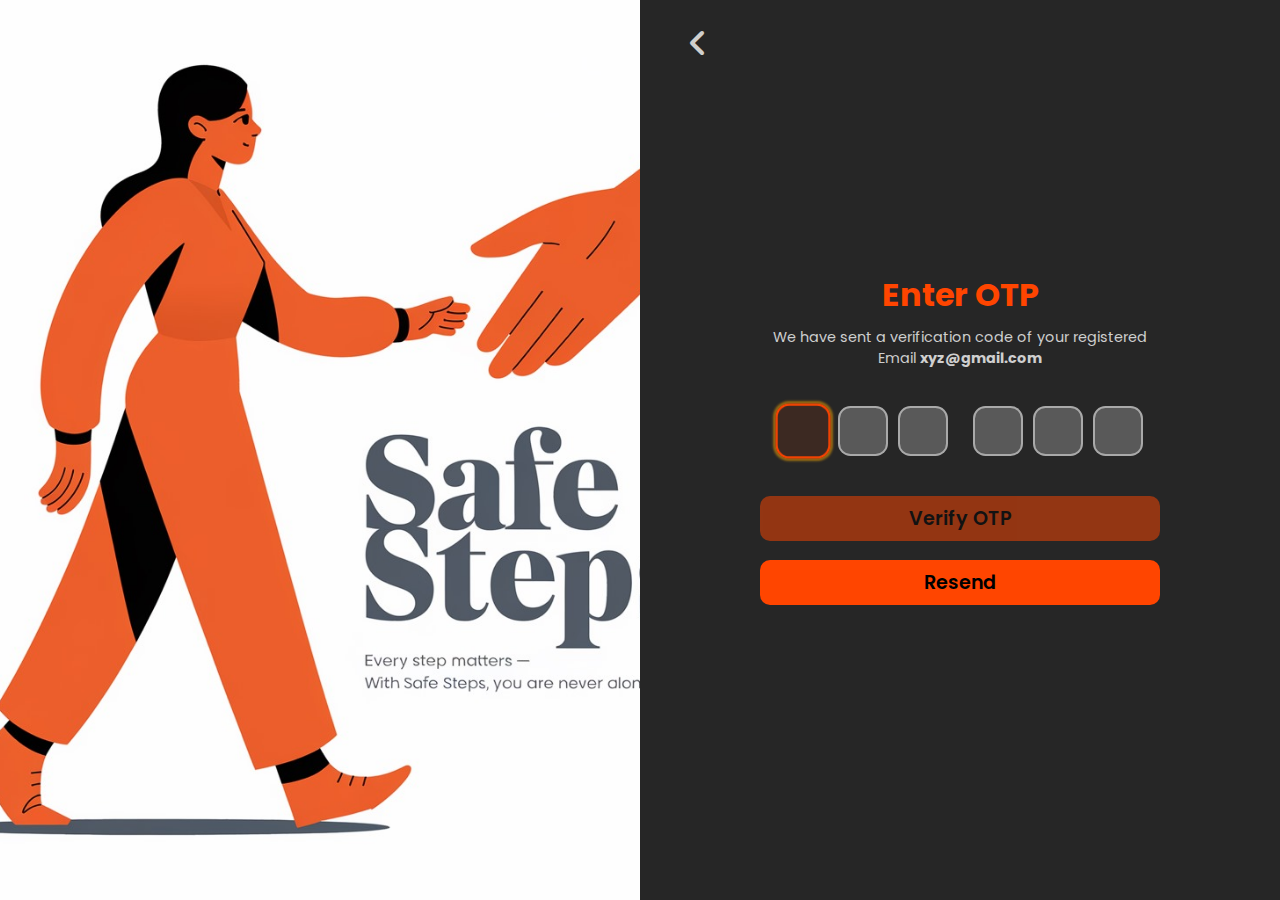
<file: otp.html>
<!DOCTYPE html>
<html lang="en">

<head>
    <meta charset="UTF-8">
    <meta name="viewport" content="width=device-width, initial-scale=1.0">
    <title>Safe Steps - Member Panel</title>
    <link rel="stylesheet" href="CSS/otp.css">
    <link href="https://fonts.googleapis.com/css2?family=Poppins:ital,wght@0,100;0,200;0,300;0,400;0,500;0,600;0,700;0,800;0,900;1,100;1,200;1,300;1,400;1,500;1,600;1,700;1,800;1,900&display=swap"
        rel="stylesheet">
    <link href="https://fonts.googleapis.com/css2?family=Montserrat:ital,wght@0,100..900;1,100..900&display=swap"
        rel="stylesheet">
    <link rel="stylesheet" href="https://cdnjs.cloudflare.com/ajax/libs/font-awesome/6.0.0-beta3/css/all.min.css">
    <script src="js/otp.js" defer></script>

</head>

<body>
    <div class="container">
        <!-- Left Banner Content -->
        <div class="banner">
            <div class="slide">
                        <img src="./assets/image/Safe_step(logo).jpg" alt="safe-steps-logo!">
            </div>
        </div>

        <!-- Right Sign-In Panel -->
        <div class="otp-panel">
            <div class="back-arrow">
                <a href="forget.html"><i class="fa-solid fa-angle-left"></i></a>
            </div>
            <div class="otp-container">
                <div class="otp-header">
                    <div class="logo">
                        <img src="./assets/image/Safe_step(logo).jpg" alt="safe-steps_logo!">
                    </div>
                    <h2>Enter OTP</h2>
                    <p>We have sent a verification code of your registered Email <b>xyz@gmail.com</b></p>
                    <!-- <p>Access your Safe Steps account to manage your safety tools</p> -->
                </div>

                <form class="otp-form">
                    <div class="form-group">
                        <!-- <label for="text">Email Address/Mobile Number</label>
                        <input type="text" id="text" placeholder="Enter your email/Mobile Number" required> -->
                        <div class="input-box">
                            <input type="number" maxlength="1">
                            <input type="number" maxlength="1" disabled>
                            <input type="number" maxlength="1" disabled id="space">
                            <input type="number" maxlength="1" disabled>
                            <input type="number" maxlength="1" disabled>
                            <input type="number" maxlength="1" disabled>
                            <!-- <i class="fa-solid fa-envelope"></i> -->
                        </div>

                        <button type="submit">Verify OTP</button>
                        <a href="#"><button type="submit" id="resend">Resend</button></a>
                    </div>
                </form>
            </div>
        </div>
    </div>
</body>

</html>
</file>
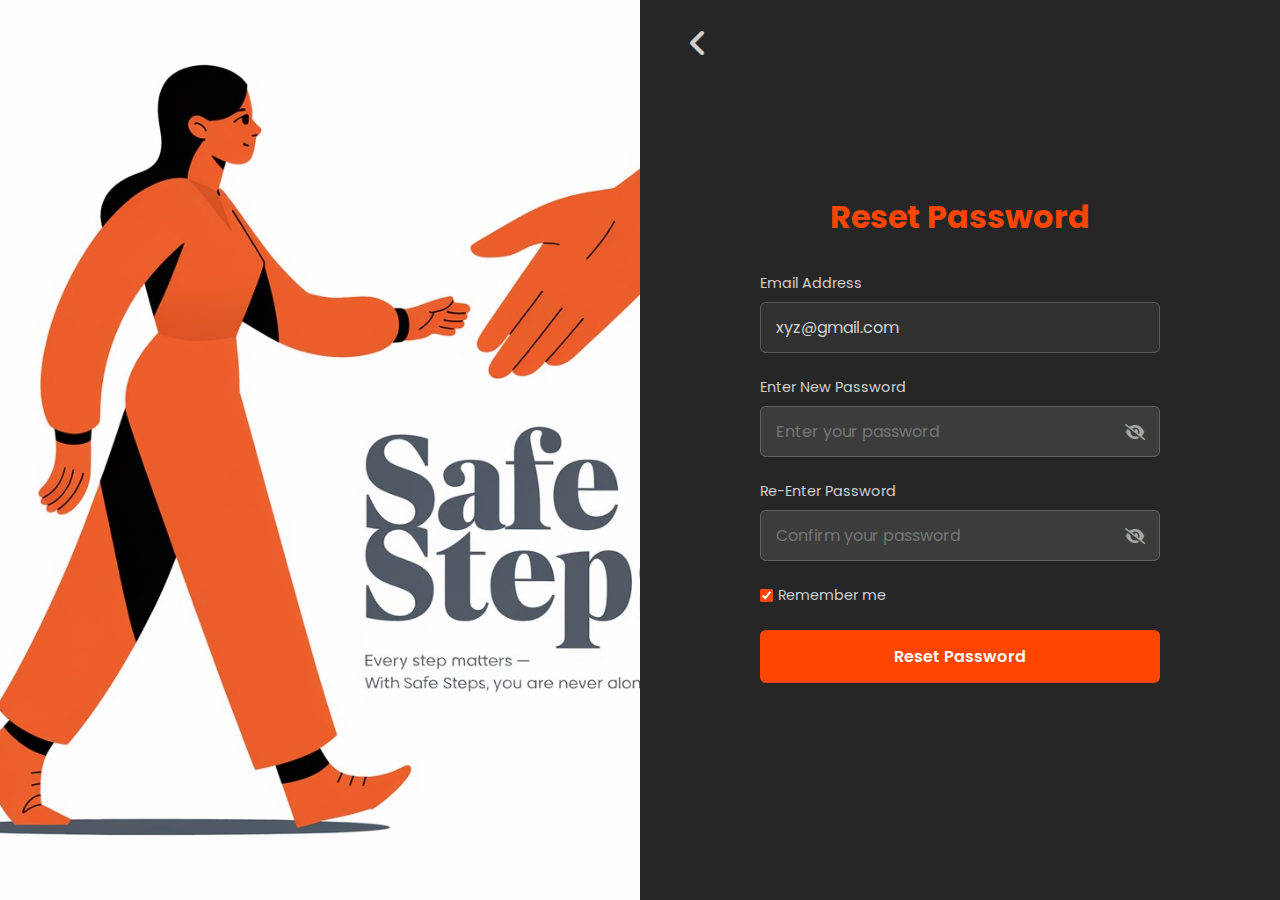
<file: resetPassword.html>
<!DOCTYPE html>
<html lang="en">

<head>
    <meta charset="UTF-8">
    <meta name="viewport" content="width=device-width, initial-scale=1.0">
    <title>Safe Steps - Member Panel</title>
    <link rel="stylesheet" href="CSS/resetPassword.css">
    <link href="https://fonts.googleapis.com/css2?family=Poppins:ital,wght@0,100;0,200;0,300;0,400;0,500;0,600;0,700;0,800;0,900;1,100;1,200;1,300;1,400;1,500;1,600;1,700;1,800;1,900&display=swap"
        rel="stylesheet">
    <link href="https://fonts.googleapis.com/css2?family=Montserrat:ital,wght@0,100..900;1,100..900&display=swap"
        rel="stylesheet">
    <link rel="stylesheet" href="https://cdnjs.cloudflare.com/ajax/libs/font-awesome/6.0.0-beta3/css/all.min.css">
    <script src="js/resetPassword.js" defer></script>

</head>

<body>
    <div class="container">

        <!-- Left Banner Content -->
        <div class="banner">
            <div class="slide">
                <!-- <div class="left-info"> -->
                    <!-- <div class="blur-left"> -->
                        <img src="./assets/image/Safe_step(logo).jpg" alt="safe-steps-logo!">
                    <!-- </div> -->
                <!-- </div> -->
            </div>
        </div>

        <!-- Right Sign-In Panel -->
        <div class="reset-panel">
            <div class="back-arrow">
                <a href="index.html"><i class="fa-solid fa-angle-left"></i></a>
            </div>
            <div class="reset-container">
                <div class="reset-header">
                    <div class="logo">
                        <img src="./assets/image/Safe_step(logo).jpg" alt="safe-steps_logo!">
                    </div>
                    <h2>Reset Password</h2>
                </div>

                <form class="reset-form">
                    <div class="form-group">
                        <label for="email">Email Address</label>
                        <!-- set the current emailID -->
                        <input type="email" id="email" value="xyz@gmail.com" readonly>
                    </div>

                    <div class="form-group">
                        <label for="password">Enter New Password</label>

                        <div class="form-group-input">
                            <input type="password" id="password" placeholder="Enter your password"
                                onkeyup="checkPasswordStrength()" required>
                            <!-- <input type="password" id="password" placeholder="Enter your password" required> -->
                            <i class="fa-solid fa-eye-slash toggle-password" onclick="togglePassword(this)"></i>
                        </div>
                        
                        
                        <div class="indicator">
                            <span class="weak"></span>
                            <span class="medium"></span>
                            <span class="strong"></span>
                        </div>
                        <div class="text">Password Strength</div>
                    </div>

                    <div class="form-group">
                        <label for="confirmPassword">Re-Enter Password</label>

                        <div class="form-group-input">
                            <input type="password" id="confirmPassword" placeholder="Confirm your password" onkeyup="matchPassword()"
                                 required>

                            <i class="fa-solid fa-eye-slash toggle-password" onclick="togglePassword(this)"></i>

                        </div>
                        <div class="text2">Check Password!</div>



                    </div>

                    <!-- <div class="remember-forgot"> -->
                    <div class="remember-me">
                        <input type="checkbox" id="remember" checked>
                        <label for="remember">Remember me</label>
                    </div>

                    <!-- </div> -->

                    <!-- <a href="reset.html"> -->
                        <button type="submit" class="reset-btn">Reset Password</button>
                    <!-- </a> -->

                </form>
            </div>
        </div>
    </div>








    <script>
     







 
    </script>
</body>

</html>
</file>
<file: CSS/otp.css>
* {
    margin: 0;
    padding: 0;
    box-sizing: border-box;
    font-family: 'Poppins', sans-serif;
}

:root {
    --primary-color: orangered;
    --secondary-color: #080808;
    --text-color: #ffffffc8;
    --background-color: #181818;
    --background-color2: #18181800;
    --card-color: #262626;
}

.light-theme {
    --primary-color: orangered;
    --secondary-color: white;
    --text-color: black;
    --background-color: #dadada;
    --background-color2: #ffffff;
    --card-color: #9a9a9a;
}

body {
    background-color: var(--background-color);
    color: var(--text-color);
    height: 100vh;
    overflow: hidden;
}

.container {
    display: flex;
    height: 100vh;
}

/* Left Content (Existing Banner) */
.banner {
    position: relative;
    width: 50%;
    height: 100%;
    background-color: rgb(31, 31, 31);
}

.slide img {
    position: absolute;
    width: 100%;
    height: 100%;
    object-fit: cover;
    pointer-events: none;
}

.slide .left-info {
    position: absolute;
    top: 0;
    left: 0;
    width: 100%;
    height: 100%;
}

.left-info .blur-left {
    position: absolute;
    width: 100%;
    height: 100%;
    background: rgba(0, 0, 0, 0.146);
    backdrop-filter: blur(10px);
    display: flex;
    justify-content: flex-end;
    align-items: center;
}

.blur-left h1 {
    font-size: 250px;
    font-family: 'Montserrat', sans-serif;
    text-shadow: 0 0 10px rgba(255, 255, 255, .5);
}

.left-info .content {
    position: absolute;
    left: 10%;
    bottom: 8%;
    color: var(--text-color);
}

.content h3 {
    font-size: 20px;
}

.content p {
    font-size: 16px;
    margin: 10px 0 15px;
}

.content .btn {
    display: inline-block;
    padding: 13px 28px;
    background: var(--text-color);
    border: 2px solid var(--primary-color);
    border-radius: 6px;
    box-shadow: 0 0 10px rgb(0, 0, 0);
    font-size: 16px;
    color: var(--secondary-color);
    text-decoration: none;
    font-weight: 600;
    transition: all 0.5s ease;
}

.content .btn:hover {
    background: orangered;
    color: #fff;
    border: 2px solid var(--primary-color);
    transform: translateY(-10px);
}

.content .btn:active {
    transform: translateY(5px);
}

/* Right Panel (Sign-In) */
.otp-panel {
    width: 50%;
    background-color: var(--card-color);
    display: flex;
    flex-direction: column;
    justify-content: center;
    align-items: center;
    padding: 2rem;
    position: relative;
}

.otp-container {
    width: 100%;
    max-width: 400px;
}

.otp-header {
    text-align: center;
    margin-bottom: 2rem;
}

.otp-header h2 {
    font-size: 2rem;
    color: var(--primary-color);
    margin-bottom: 0.5rem;
}

.otp-header p {
    color: var(--text-color);
    font-size: 0.9rem;
}

.otp-form .form-group {
    margin-bottom: 1.5rem;
}

.otp-form label {
    display: block;
    margin-bottom: 0.5rem;
    color: var(--text-color);
    font-size: 0.9rem;
}

.otp-form input {
    width: 100%;
    padding: 12px 15px;
    background-color: rgba(255, 255, 255, 0.1);
    border: 1px solid rgba(255, 255, 255, 0.2);
    border-radius: 6px;
    color: var(--text-color);
    font-size: 1rem;
    transition: all 0.3s ease;
}


.input-box{
    align-items: center;
    justify-content: center;
    margin-top: 1em;
    margin-bottom: 1em;
    display: flex;
    grid-area: 5px;

}

.input-box input{
    width: 50px;
    font-size: 20px;
    padding: 8px;
    text-align: center;
    border-radius: 25%;
    margin: 5px;
    border: 2px solid rgba(255, 255, 255, 0.486);
    background: rgba(245, 245, 245, 0.251);
    color: #fff;
    font-weight: bold;
    outline: none;
    transition: all 0.1s;
}



.input-box input:focus{
    border: 2px solid rgb(230, 157, 0);
    box-shadow: 0 0 2px 2px rgba(255, 175, 3, 0.521);
    transform: scale(1.1);
}

.input-box input::-webkit-inner-spin-button,
.input-box input::-webkit-outer-spin-button{
    display: none;
}

#space{
    margin-right: 1em !important;
}



form button {
    margin-top: 1em;
    width: 100%;
    height: 45px;
    border: none;
    outline: none;
    border-radius: 10px;
    background: var(--primary-color);
    /* box-shadow: 0 0 10px rgba(255, 255, 255, 0.1); */
    font-size: 1.2em;
    font-family: 'Poppins';
    color: #000000;
    font-weight: 600;
    cursor: default;
    opacity: 0.5; /* Make button look disabled */
    transition: all 0.3s ease;
}

form button:hover{
    background: #826400dd;
    /* transition: all 0.5s; */
}

#resend{
    background-color: var(--primary-color);
    opacity: 1;
    cursor: pointer;
}

form button.active{
    /* background: #db6402dd; */
    /* pointer-events: auto; */
    pointer-events: auto; /* Enable button when active */
    opacity: 1; /* Make button fully visible */
    background: #dba802dd; /* Active button color */
    cursor: pointer;

    /* transition: all 0.5s; */
}

.otp-form input:focus {
    outline: none;
    border-color: var(--primary-color);
    background-color: rgba(255, 69, 0, 0.1);
}

.remember-forgot {
    display: flex;
    justify-content: space-between;
    align-items: center;
    margin-bottom: 1.5rem;
    font-size: 0.9rem;
}

.remember-me {
    display: flex;
    align-items: center;
}

.remember-me input {
    width: auto;
    margin-right: 8px;
}

.forgot-password a {
    color: var(--primary-color);
    text-decoration: none;
}

.otp-btn {
    width: 100%;
    padding: 14px;
    background-color: var(--primary-color);
    color: white;
    border: none;
    border-radius: 6px;
    font-size: 1rem;
    font-weight: 600;
    cursor: pointer;
    transition: all 0.3s ease;
    margin-bottom: 1.5rem;
}

.otp-btn:hover {
    background-color: #e63e00;
    transform: translateY(-2px);
    box-shadow: 0 5px 15px rgba(255, 69, 0, 0.3);
}

.otp-btn:active {
    transform: translateY(0);
}

.back-arrow a{
    color: var(--text-color);
}


/* Add this to your existing CSS */
.back-arrow {
    position: absolute;
    top: 20px;
    left: 50px;
    /* color: var(--text-color); */
    font-size: 2rem;
    cursor: pointer;
    transition: all 0.3s ease;
    z-index: 10;
}

.back-arrow:hover {
    color: var(--primary-color);
    transform: translateX(-3px);
}

.logo {
    display: none; /* Hidden by default */
    text-align: center;
    margin-bottom: 2rem;
    width: 100%;
}

.logo img {
    width: 100px;
    height: 100px;
    border-radius: 15px 0 15px 0;
    object-fit: cover;
    border: 3px solid var(--primary-color);
    box-shadow: 0 0 25px rgba(255, 68, 0, 0.587);
}
/* Add this to your existing CSS */




/* Fix container and panel names */
.otp-panel, .forget-panel {
    width: 50%;
    background-color: var(--card-color);
    display: flex;
    flex-direction: column;
    justify-content: center;
    align-items: center;
    padding: 2rem;
    position: relative;
}

.otp-container, .forget-container {
    width: 100%;
    max-width: 400px;
}

/* Update the responsive section */
@media (max-width: 992px) {
    .container {
        flex-direction: column;
    }
    
    .banner, .otp-panel, .forget-panel {
        width: 100%;
        height: 100vh;
    }
    
    .banner {
        display: none;
    }

    .logo {
        display: block;
    }

    .back-arrow {
        left: 20px;
    }

    .otp-panel, .forget-panel {
        padding: 2rem;
        justify-content: center;
    }
}

@media (max-width: 576px) {
    .otp-panel, .forget-panel {
        padding: 1.5rem;
        justify-content: flex-start;
        padding-top: 5rem;
    }
    
    .logo img {
        width: 80px;
        height: 80px;
        margin-bottom: 1.5rem;
        margin-top: 5em;
    }
    
    .otp-container, .forget-container {
        max-width: 100%;
    }
    
    .otp-header h2, .forget-header h2 {
        font-size: 1.8rem;
    }
    
    .otp-header p, .forget-header p {
        font-size: 0.9rem;
    }
    
    .input-box input {
        width: 40px;
        font-size: 18px;
        padding: 6px;
    }

    form button {
        height: 40px;
        font-size: 1em;
    }

    .back-arrow {
        top: 15px;
        left: 15px;
        font-size: 1.5rem;
    }
}
</file>
<file: CSS/resetPassword.css>
* {
    margin: 0;
    padding: 0;
    box-sizing: border-box;
    font-family: 'Poppins', sans-serif;
}

:root {
    --primary-color: orangered;
    --secondary-color: #080808;
    --text-color: #ffffffc8;
    --background-color: #181818;
    --background-color2: #18181800;
    --card-color: #262626;
}

.light-theme {
    --primary-color: orangered;
    --secondary-color: white;
    --text-color: black;
    --background-color: #dadada;
    --background-color2: #ffffff;
    --card-color: #9a9a9a;
}

body {
    background-color: var(--background-color);
    color: var(--text-color);
    height: 100vh;
    overflow: hidden;
}



.container {
    display: flex;
    height: 100vh;
}

/* Add this to your existing CSS */
.back-arrow a{
    color: var(--text-color);
}
.back-arrow {
    position: absolute;
    top: 20px;
    left: 50px;
    /* color: white; */
    font-size: 2rem;
    cursor: pointer;
    transition: all 0.3s ease;
    z-index: 10;
}

.back-arrow:hover {
    color: var(--primary-color);
    transform: translateX(-3px);
}

.container {
    display: flex;
    height: 100vh;
}

/* Left Content (Existing Banner) */
.banner {
    position: relative;
    width: 50%;
    height: 100%;
    background-color: rgb(31, 31, 31);
}

.slide img {
    position: absolute;
    width: 100%;
    height: 100%;
    object-fit: cover;
    pointer-events: none;
}

.slide .left-info {
    position: absolute;
    top: 0;
    left: 0;
    width: 100%;
    height: 100%;
}

.left-info .blur-left {
    position: absolute;
    width: 100%;
    height: 100%;
    background: rgba(0, 0, 0, 0.146);
    backdrop-filter: blur(10px);
    display: flex;
    justify-content: flex-end;
    align-items: center;
}

.blur-left h1 {
    font-size: 250px;
    font-family: 'Montserrat', sans-serif;
    text-shadow: 0 0 10px rgba(255, 255, 255, .5);
}

.left-info .content {
    position: absolute;
    left: 10%;
    bottom: 8%;
    color: var(--text-color);
}

.content h3 {
    font-size: 20px;
}

.content p {
    font-size: 16px;
    margin: 10px 0 15px;
}

.content .btn {
    display: inline-block;
    padding: 13px 28px;
    background: var(--text-color);
    border: 2px solid var(--primary-color);
    border-radius: 6px;
    box-shadow: 0 0 10px rgb(0, 0, 0);
    font-size: 16px;
    color: var(--secondary-color);
    text-decoration: none;
    font-weight: 600;
    transition: all 0.5s ease;
}

.content .btn:hover {
    background: orangered;
    color: #fff;
    border: 2px solid var(--primary-color);
    transform: translateY(-10px);
}

.content .btn:active {
    transform: translateY(5px);
}

/* Right Panel (Sign-In) */
.reset-panel {
    width: 50%;
    background-color: var(--card-color);
    display: flex;
    flex-direction: column;
    justify-content: center;
    align-items: center;
    padding: 2rem;
    position: relative;
}

.reset-container {
    width: 100%;
    max-width: 400px;
}

.reset-header {
    text-align: center;
    margin-bottom: 2rem;
}

.reset-header h2 {
    font-size: 2rem;
    color: var(--primary-color);
    margin-bottom: 0.5rem;
}

.reset-header p {
    color: var(--text-color);
    font-size: 0.9rem;
}

.reset-form .form-group {
    margin-bottom: 1.5rem;
}

.form-group-input{
    display: flex;
    position: relative;
    width: 100%;
}

/* show & hide password */
.toggle-password {
    position: absolute;
    right: 15px;
    top: 50%;
    transform: translateY(-50%);
    cursor: pointer;
    color: var(--text-color);
    opacity: 0.7;
    transition: all 0.3s ease;
    z-index: 2;
}

.toggle-password:hover {
    opacity: 1;
    color: var(--primary-color);
}


/* password checker */
 .form-group .indicator{
    height: 8px;
    align-items: center;
    justify-content: space-between;
    margin: 10px 0;
    display: none;
}
.form-group .indicator span{
    width: 100%;
    height: 100%;
    background: rgba(211, 211, 211, 0.454);
    border-radius: 2px;
    position: relative;
}

.form-group .text{
    font-size: 12px;
    font-weight: 500;
    /* margin-bottom: 55px; */
    margin-top: -5px;
    display: none;

}


.indicator span {
    height: 4px;
    width: 30%;
    border-radius: 2px;
    margin: 0 2px;
    transition: all 0.3s ease;
}

.indicator span.active {
    background: currentColor;

}

.indicator span.weak.active {
    background: #ff4757;
}

.indicator span.medium.active {
    background: #ffa502;
}

.indicator span.strong.active {
    background: #2ed573;
}
/* ------------------------------------------------------- */


/* check password matched or not */
.form-group .text2{
    font-size: 12px;
    font-weight: 500;
    /* margin-bottom: 55px; */
    margin-top: 5px;
    margin-left: 2px;
    display: none;

}

.reset-form label {
    display: block;
    margin-bottom: 0.5rem;
    color: var(--text-color);
    font-size: 0.9rem;
}

.reset-form input {
    width: 100%;
    padding: 12px 15px;
    background-color: rgba(255, 255, 255, 0.1);
    border: 1px solid rgba(255, 255, 255, 0.2);
    outline: none;
    border-radius: 6px;
    color: var(--text-color);
    font-size: 1rem;
    transition: all 0.3s ease;
}
.reset-form input[type="password"]{
    padding: 12px 50px 12px 15px;   
}

.reset-form input[type='password']:focus {
    outline: none;
    border-color: var(--primary-color);
    background-color: rgba(255, 69, 0, 0.1);
}



.remember-me {
    display: flex;
    margin-bottom: 1em;
}

.remember-me input {
    width: auto;
    margin-bottom: 0.5em;
    margin-right: 5px;
    accent-color: orangered;
}

.forgot-password a {
    color: var(--primary-color);
    text-decoration: none;
}

.reset-btn {
    width: 100%;
    padding: 14px;
    background-color: var(--primary-color);
    color: white;
    border: none;
    border-radius: 6px;
    font-size: 1rem;
    font-weight: 600;
    cursor: pointer;
    transition: all 0.3s ease;
    margin-bottom: 1.5rem;
}

.reset-btn:hover {
    background-color: #e63e00;
    transform: translateY(-2px);
    box-shadow: 0 5px 15px rgba(255, 69, 0, 0.3);
}

.reset-btn:active {
    transform: translateY(0);
}

.social-login {
    text-align: center;
    margin-bottom: 1.5rem;
}

.social-login p {
    color: var(--text-color);
    margin-bottom: 1rem;
    position: relative;
}

.social-login p::before,
.social-login p::after {
    content: "";
    position: absolute;
    top: 50%;
    width: 30%;
    height: 1px;
    background-color: rgba(255, 255, 255, 0.2);
}

.social-login p::before {
    left: 0;
}

.social-login p::after {
    right: 0;
}

.social-icons {
    display: flex;
    justify-content: center;
    gap: 1rem;
}

.social-icon {
    width: 40px;
    height: 40px;
    border-radius: 50%;
    background-color: rgba(255, 255, 255, 0.1);
    display: flex;
    align-items: center;
    justify-content: center;
    color: var(--text-color);
    text-decoration: none;
    transition: all 0.3s ease;
}

.social-icon:hover {
    background-color: var(--primary-color);
    color: white;
    transform: translateY(-3px);
}

.register-link {
    text-align: center;
    margin-top: 1.5rem;
}

.register-link a {
    color: var(--primary-color);
    text-decoration: none;
    font-weight: 600;
}
.reset-form input[readonly] {
    background-color: rgba(255, 255, 255, 0.05);
    cursor: not-allowed;
}

/* Add this to your existing CSS */

.logo {
    display: none; /* Hidden by default */
    text-align: center;
    margin-bottom: 2rem;
}

.logo img {
    width: 80px;
    height: 80px;
    border-radius: 15px 0 15px 0;
    object-fit: cover;
    border: 3px solid var(--primary-color);
    box-shadow: 0 0 25px rgba(255, 68, 0, 0.587);
}



/* Responsive Design */
@media (max-width: 992px) {
    .container {
        flex-direction: column;
    }
    
    .banner, .reset-panel {
        width: 100%;
        height: 100vh;
    }
    
    .banner {
        display: none;
    }

    .logo {
        display: block; /* Show logo on tablet and mobile */
    }
    .reset-panel {
        padding: 2rem 1rem;
    }
    
    .blur-left h1 {
        font-size: 150px;
    }
}

@media (max-width: 576px) {
    .blur-left h1 {
        font-size: 100px;
    }
    
    .content {
        left: 5%;
        bottom: 5%;
    }
    
    .reset-container {
        padding: 0 1rem;
    }
}
</file>
